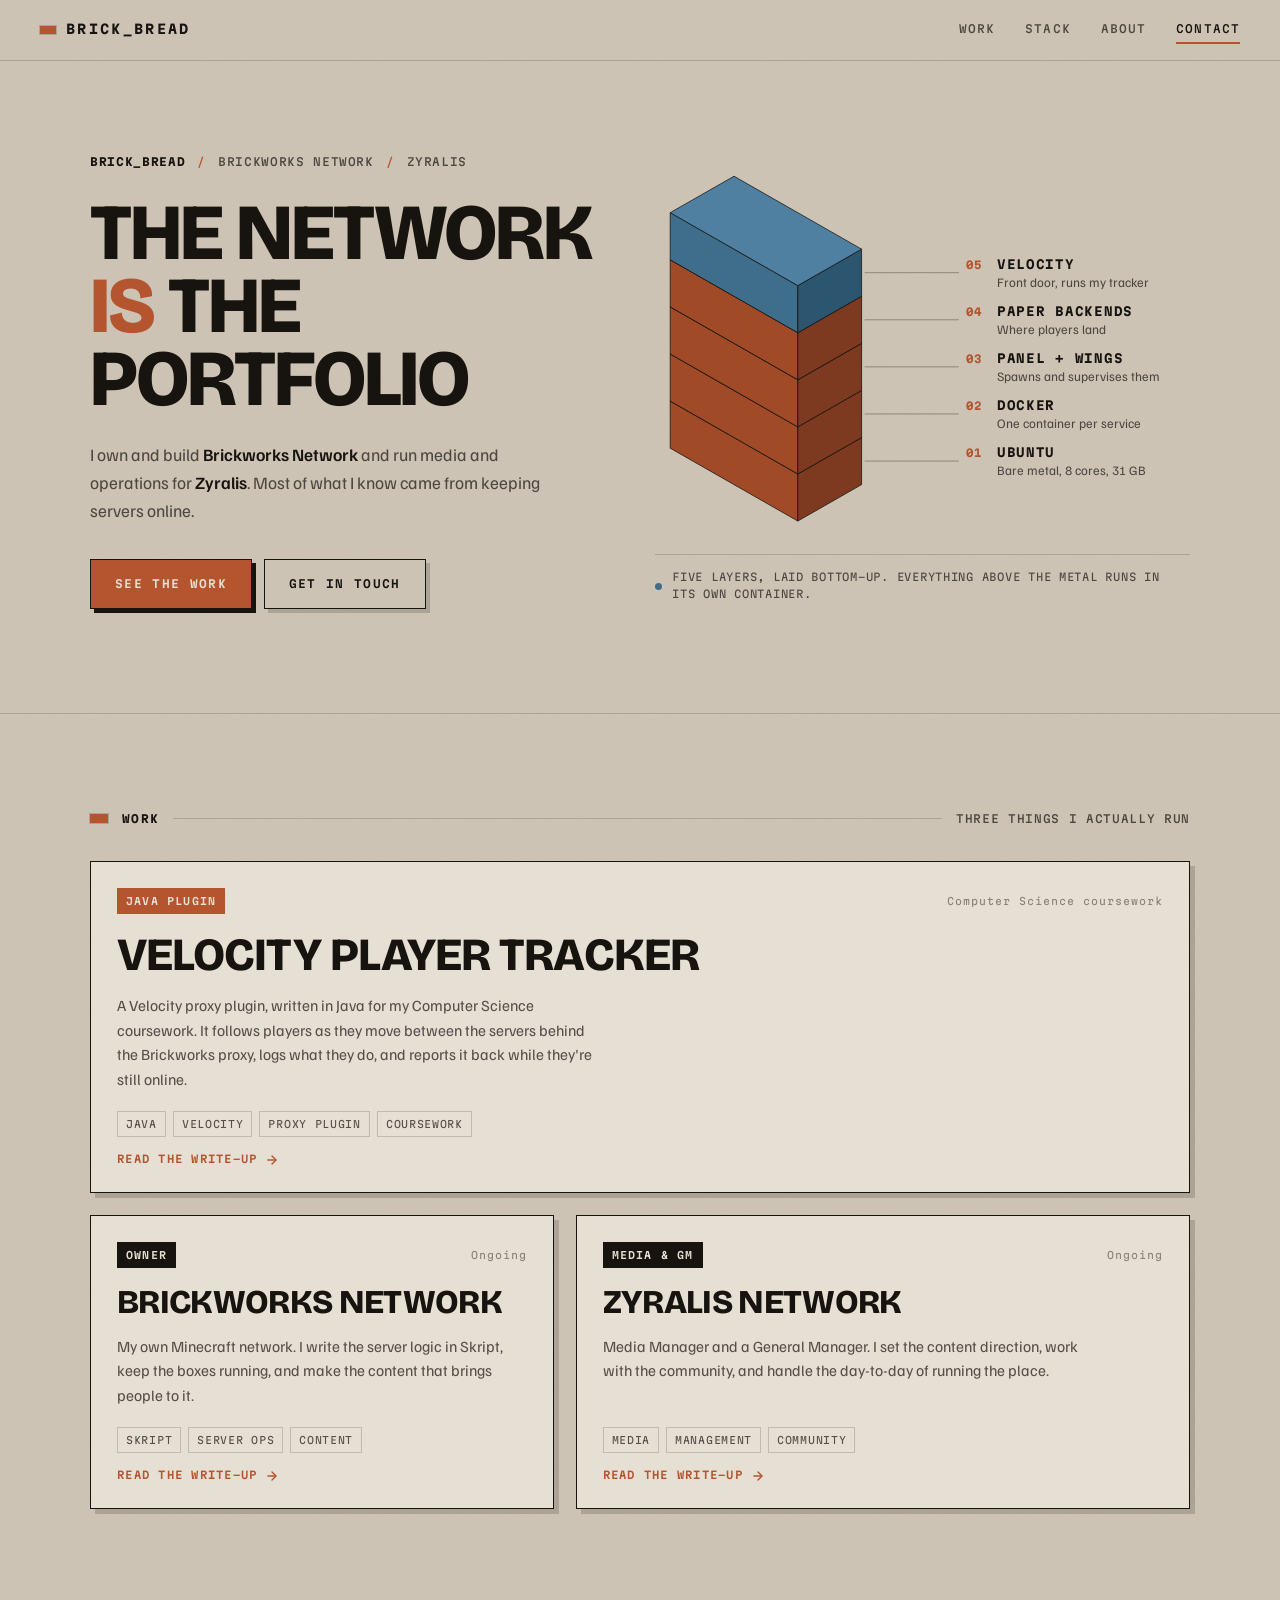
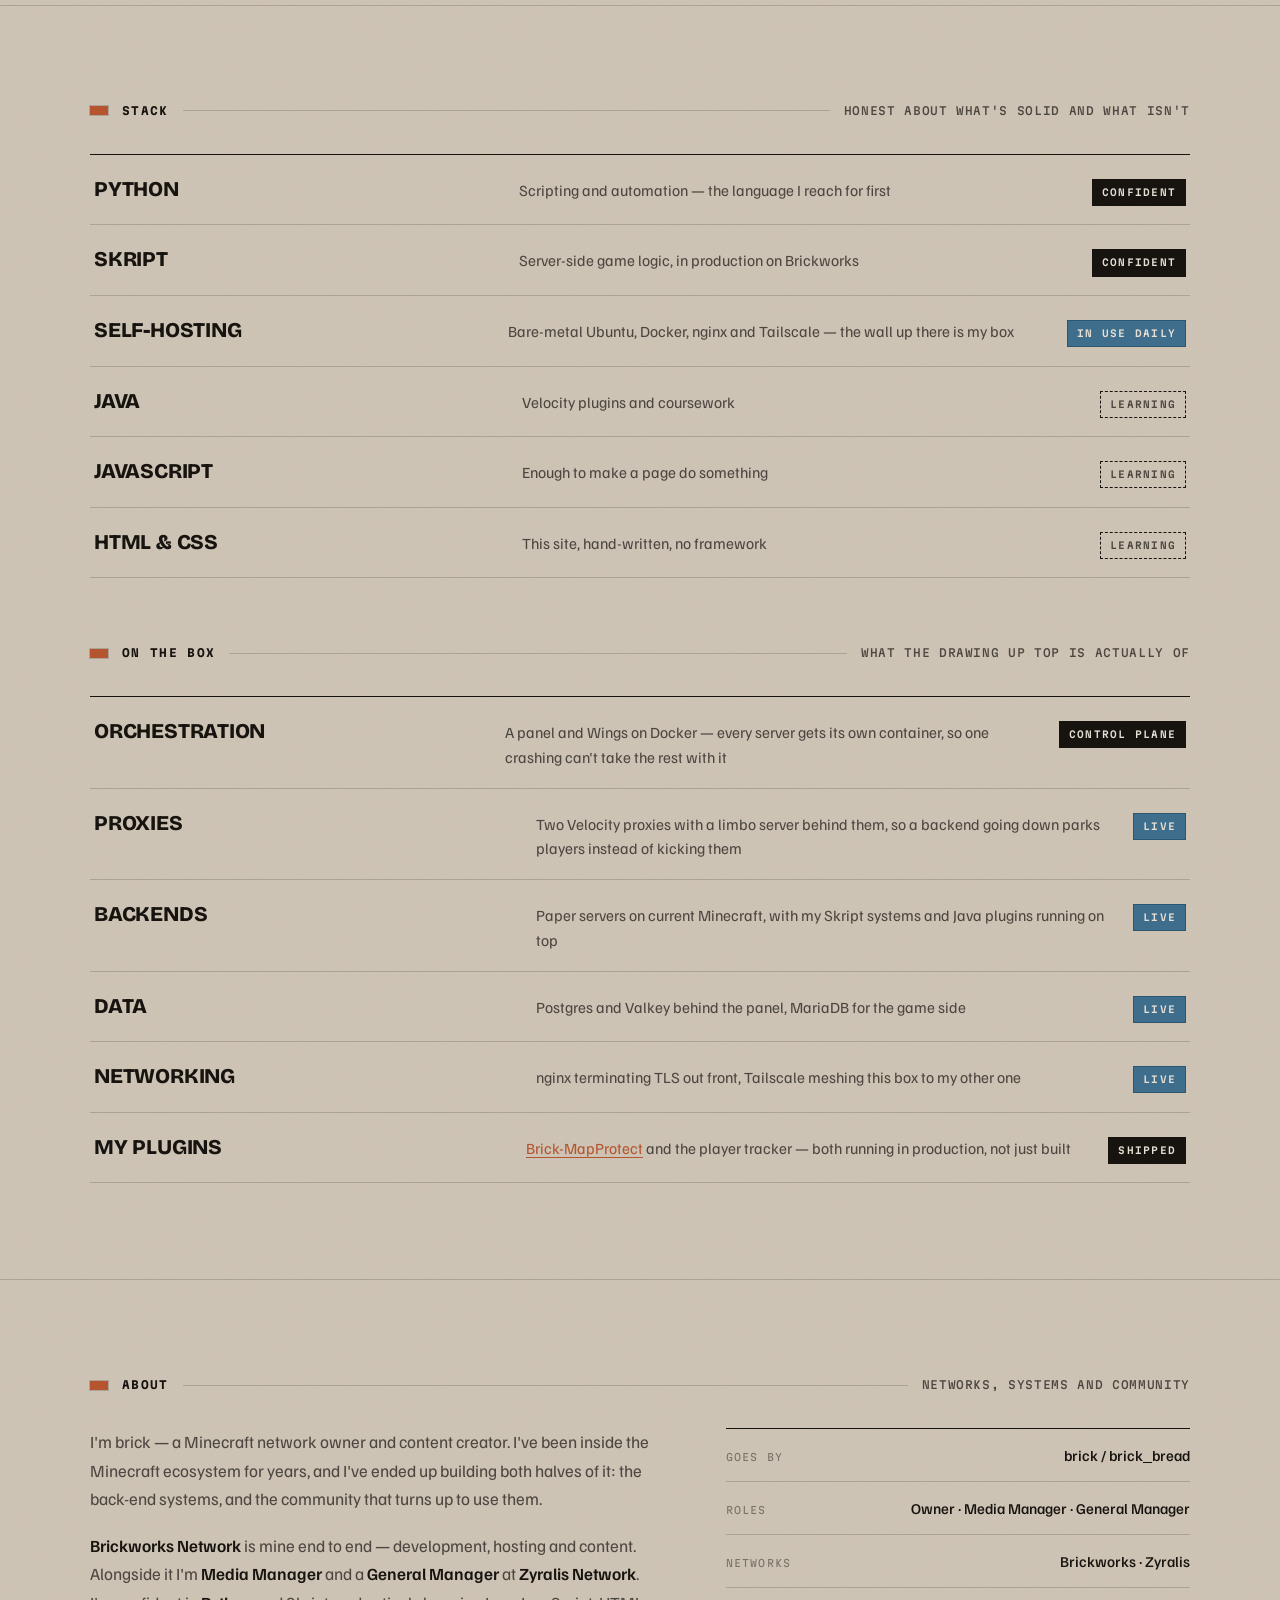
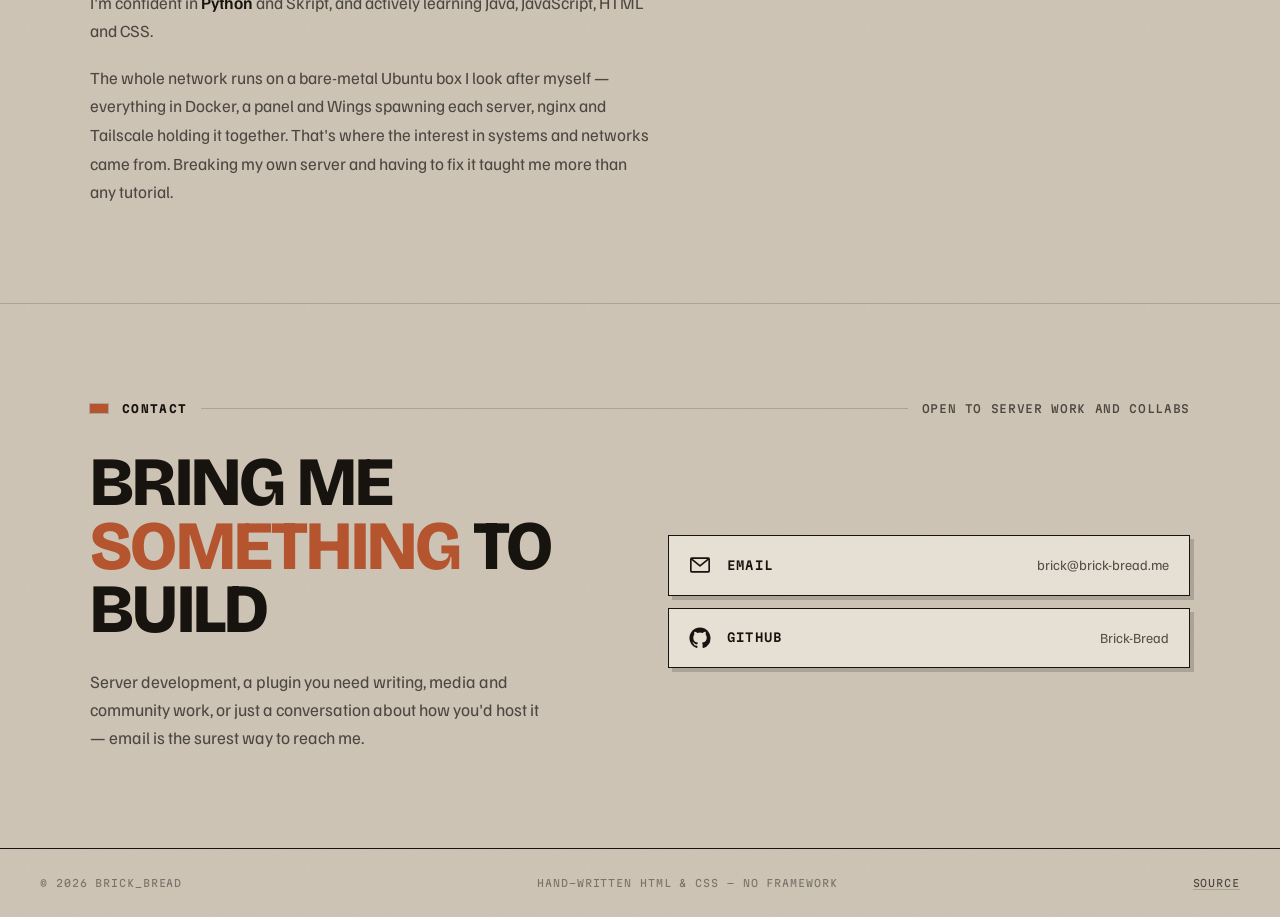
<file: index.html>
<!DOCTYPE html>
<html lang="en-GB">
<head>
<meta charset="utf-8">
<meta name="viewport" content="width=device-width, initial-scale=1">
<title>brick_bread — Minecraft networks, built and kept online</title>
<meta name="description" content="brick_bread — owner and developer of Brickworks Network, media and operations at Zyralis.">
<meta name="theme-color" content="#cdc3b4">
<meta name="author" content="brick_bread">

<meta property="og:type" content="website">
<meta property="og:title" content="brick_bread — Minecraft networks, built and kept online">
<meta property="og:description" content="Owner and developer of Brickworks Network, media and operations at Zyralis.">
<meta name="twitter:card" content="summary">

<link rel="icon" href="assets/favicon.svg" type="image/svg+xml">
<link rel="preconnect" href="https://fonts.googleapis.com">
<link rel="preconnect" href="https://fonts.gstatic.com" crossorigin>
<link href="https://fonts.googleapis.com/css2?family=Bricolage+Grotesque:opsz,wght@12..96,400;12..96,700;12..96,800&family=Familjen+Grotesk:wght@400;500;600&family=Martian+Mono:wght@400;500;600;700&display=swap" rel="stylesheet">
<link rel="stylesheet" href="styles.css">
</head>
<body>

<a class="bb-skip" href="#main">Skip to content</a>

<!-- ============================ NAV ============================ -->
<header class="bb-nav">
  <a class="bb-wordmark" href="#top">brick_bread</a>
  <nav class="bb-navlinks" aria-label="Sections">
    <a class="bb-navlink" href="#work">Work</a>
    <a class="bb-navlink" href="#stack">Stack</a>
    <a class="bb-navlink" href="#about">About</a>
    <a class="bb-navlink" href="#contact">Contact</a>
  </nav>
  <button class="bb-burger" id="bb-burger" aria-label="Open menu" aria-expanded="false" aria-controls="bb-sheet">
    <svg width="20" height="20" viewBox="0 0 24 24" fill="none" stroke="currentColor" stroke-width="2" aria-hidden="true"><path d="M3 6h18M3 12h18M3 18h18"/></svg>
  </button>
</header>

<div id="bb-sheet">
  <a href="#work">Work</a>
  <a href="#stack">Stack</a>
  <a href="#about">About</a>
  <a href="#contact">Contact</a>
</div>

<main id="main">
<span id="top"></span>

<!-- ============================ HERO ============================ -->
<div class="bb-wrap">
  <section class="bb-hero">
    <div>
      <p class="bb-hero-kicker bb-mono">
        <b>brick_bread</b> <span aria-hidden="true">/</span> Brickworks Network <span aria-hidden="true">/</span> Zyralis
      </p>
      <h1 class="bb-display">The network <em>is</em> the portfolio</h1>
      <p class="bb-lede">
        I own and build <strong>Brickworks Network</strong> and run media and operations
        for <strong>Zyralis</strong>. Most of what I know came from keeping servers online.
      </p>
      <div class="bb-actions">
        <a class="bb-btn bb-btn-solid" href="#work">See the work</a>
        <a class="bb-btn bb-btn-ghost" href="#contact">Get in touch</a>
      </div>
    </div>

    <!-- ---- SIGNATURE: annotated axonometric of the things I run ---- -->
    <figure class="bb-stack-fig">
      <svg class="bb-stack" viewBox="-104 -272 704 498" role="img"
           aria-label="An axonometric drawing of a five-course brick wall, labelled bottom to top: Ubuntu on bare metal, Docker, the panel and Wings control plane, Paper backends, and a Velocity proxy as the top course."
           xmlns="http://www.w3.org/2000/svg">

        <!-- course 01 — Ubuntu -->
        <g transform="translate(0,0)">
          <g class="bb-brick bb-brick-1">
            <g class="bb-brick-body">
              <path class="bb-face bb-face-left"  d="M-84 48 L84 144 L84 206 L-84 110 Z"/>
              <path class="bb-face bb-face-right" d="M168 96 L84 144 L84 206 L168 158 Z"/>
              <path class="bb-face bb-face-top"   d="M0 0 L168 96 L84 144 L-84 48 Z"/>
            </g>
            <path class="bb-leader" d="M172 127 H296"/>
            <g class="bb-anno">
              <text class="bb-anno-num"  x="306" y="122">01</text>
              <text class="bb-anno-name" x="346" y="122">UBUNTU</text>
              <text class="bb-anno-sub"  x="346" y="146">Bare metal, 8 cores, 31 GB</text>
            </g>
          </g>
        </g>

        <!-- course 02 — Docker -->
        <g transform="translate(0,-62)">
          <g class="bb-brick bb-brick-2">
            <g class="bb-brick-body">
              <path class="bb-face bb-face-left"  d="M-84 48 L84 144 L84 206 L-84 110 Z"/>
              <path class="bb-face bb-face-right" d="M168 96 L84 144 L84 206 L168 158 Z"/>
              <path class="bb-face bb-face-top"   d="M0 0 L168 96 L84 144 L-84 48 Z"/>
            </g>
            <path class="bb-leader" d="M172 127 H296"/>
            <g class="bb-anno">
              <text class="bb-anno-num"  x="306" y="122">02</text>
              <text class="bb-anno-name" x="346" y="122">DOCKER</text>
              <text class="bb-anno-sub"  x="346" y="146">One container per service</text>
            </g>
          </g>
        </g>

        <!-- course 03 — panel + wings control plane -->
        <g transform="translate(0,-124)">
          <g class="bb-brick bb-brick-3">
            <g class="bb-brick-body">
              <path class="bb-face bb-face-left"  d="M-84 48 L84 144 L84 206 L-84 110 Z"/>
              <path class="bb-face bb-face-right" d="M168 96 L84 144 L84 206 L168 158 Z"/>
              <path class="bb-face bb-face-top"   d="M0 0 L168 96 L84 144 L-84 48 Z"/>
            </g>
            <path class="bb-leader" d="M172 127 H296"/>
            <g class="bb-anno">
              <text class="bb-anno-num"  x="306" y="122">03</text>
              <text class="bb-anno-name" x="346" y="122">PANEL + WINGS</text>
              <text class="bb-anno-sub"  x="346" y="146">Spawns and supervises them</text>
            </g>
          </g>
        </g>

        <!-- course 04 — Paper backends -->
        <g transform="translate(0,-186)">
          <g class="bb-brick bb-brick-4">
            <g class="bb-brick-body">
              <path class="bb-face bb-face-left"  d="M-84 48 L84 144 L84 206 L-84 110 Z"/>
              <path class="bb-face bb-face-right" d="M168 96 L84 144 L84 206 L168 158 Z"/>
              <path class="bb-face bb-face-top"   d="M0 0 L168 96 L84 144 L-84 48 Z"/>
            </g>
            <path class="bb-leader" d="M172 127 H296"/>
            <g class="bb-anno">
              <text class="bb-anno-num"  x="306" y="122">04</text>
              <text class="bb-anno-name" x="346" y="122">PAPER BACKENDS</text>
              <text class="bb-anno-sub"  x="346" y="146">Where players land</text>
            </g>
          </g>
        </g>

        <!-- course 05 — Velocity proxy (different material: not a game server) -->
        <g transform="translate(0,-248)">
          <g class="bb-brick bb-brick-5 bb-brick-proxy">
            <g class="bb-brick-body">
              <path class="bb-face bb-face-left"  d="M-84 48 L84 144 L84 206 L-84 110 Z"/>
              <path class="bb-face bb-face-right" d="M168 96 L84 144 L84 206 L168 158 Z"/>
              <path class="bb-face bb-face-top"   d="M0 0 L168 96 L84 144 L-84 48 Z"/>
            </g>
            <path class="bb-leader" d="M172 127 H296"/>
            <g class="bb-anno">
              <text class="bb-anno-num"  x="306" y="122">05</text>
              <text class="bb-anno-name" x="346" y="122">VELOCITY</text>
              <text class="bb-anno-sub"  x="346" y="146">Front door, runs my tracker</text>
            </g>
          </g>
        </g>
      </svg>

      <!-- annotations again, for narrow screens where the callouts don't fit -->
      <ul class="bb-stack-list">
        <li><i>05</i><b>Velocity</b><span>Front door, runs my tracker</span></li>
        <li><i>04</i><b>Paper backends</b><span>Where players land</span></li>
        <li><i>03</i><b>Panel + Wings</b><span>Spawns and supervises them</span></li>
        <li><i>02</i><b>Docker</b><span>One container per service</span></li>
        <li><i>01</i><b>Ubuntu</b><span>Bare metal, 8 cores, 31 GB</span></li>
      </ul>

      <figcaption class="bb-stack-note">
        <span class="bb-dot" aria-hidden="true"></span>
        Five layers, laid bottom-up. Everything above the metal runs in its own container.
      </figcaption>
    </figure>
  </section>
</div>

<hr class="bb-joint">

<!-- ============================ WORK ============================ -->
<div class="bb-wrap">
  <section class="bb-section" id="work">
    <p class="bb-eyebrow bb-mono">
      <span class="bb-eyebrow-name">Work</span>
      <span class="bb-eyebrow-rule" aria-hidden="true"></span>
      <span class="bb-eyebrow-meta">Three things I actually run</span>
    </p>

    <div class="bb-bond">
      <!-- course one: one long brick -->
      <div class="bb-course bb-course-single bb-rise">
        <a class="bb-card bb-card-lead" href="projects/#tracker">
          <div class="bb-card-top">
            <span class="bb-role bb-role-clay">Java plugin</span>
            <span class="bb-card-meta">Computer Science coursework</span>
          </div>
          <h3>Velocity Player Tracker</h3>
          <p>
            A Velocity proxy plugin, written in Java for my Computer Science
            coursework. It follows players as they move between the servers behind the
            Brickworks proxy, logs what they do, and reports it back while they're still online.
          </p>
          <div class="bb-tags">
            <span class="bb-tag">Java</span>
            <span class="bb-tag">Velocity</span>
            <span class="bb-tag">Proxy plugin</span>
            <span class="bb-tag">Coursework</span>
          </div>
          <span class="bb-card-cta">Read the write-up
            <svg width="14" height="14" viewBox="0 0 24 24" fill="none" stroke="currentColor" stroke-width="2.4" stroke-linecap="round" stroke-linejoin="round" aria-hidden="true"><path d="M5 12h13"/><path d="M12 5l7 7-7 7"/></svg>
          </span>
        </a>
      </div>

      <!-- course two: joint sits off-centre so it never lines up with the course above -->
      <div class="bb-course bb-course-bond bb-rise">
        <a class="bb-card" href="projects/#brickworks">
          <div class="bb-card-top">
            <span class="bb-role">Owner</span>
            <span class="bb-card-meta">Ongoing</span>
          </div>
          <h3>Brickworks Network</h3>
          <p>
            My own Minecraft network. I write the server logic in Skript, keep the boxes
            running, and make the content that brings people to it.
          </p>
          <div class="bb-tags">
            <span class="bb-tag">Skript</span>
            <span class="bb-tag">Server ops</span>
            <span class="bb-tag">Content</span>
          </div>
          <span class="bb-card-cta">Read the write-up
            <svg width="14" height="14" viewBox="0 0 24 24" fill="none" stroke="currentColor" stroke-width="2.4" stroke-linecap="round" stroke-linejoin="round" aria-hidden="true"><path d="M5 12h13"/><path d="M12 5l7 7-7 7"/></svg>
          </span>
        </a>

        <a class="bb-card" href="projects/#zyralis">
          <div class="bb-card-top">
            <span class="bb-role">Media &amp; GM</span>
            <span class="bb-card-meta">Ongoing</span>
          </div>
          <h3>Zyralis Network</h3>
          <p>
            Media Manager and a General Manager. I set the content direction, work with
            the community, and handle the day-to-day of running the place.
          </p>
          <div class="bb-tags">
            <span class="bb-tag">Media</span>
            <span class="bb-tag">Management</span>
            <span class="bb-tag">Community</span>
          </div>
          <span class="bb-card-cta">Read the write-up
            <svg width="14" height="14" viewBox="0 0 24 24" fill="none" stroke="currentColor" stroke-width="2.4" stroke-linecap="round" stroke-linejoin="round" aria-hidden="true"><path d="M5 12h13"/><path d="M12 5l7 7-7 7"/></svg>
          </span>
        </a>
      </div>
    </div>
  </section>
</div>

<hr class="bb-joint">

<!-- ============================ STACK ============================ -->
<div class="bb-wrap">
  <section class="bb-section" id="stack">
    <p class="bb-eyebrow bb-mono">
      <span class="bb-eyebrow-name">Stack</span>
      <span class="bb-eyebrow-rule" aria-hidden="true"></span>
      <span class="bb-eyebrow-meta">Honest about what's solid and what isn't</span>
    </p>

    <div class="bb-manifest bb-rise">
      <div class="bb-row">
        <span class="bb-row-name">Python</span>
        <span class="bb-row-what">Scripting and automation — the language I reach for first</span>
        <span class="bb-state bb-state-solid">Confident</span>
      </div>
      <div class="bb-row">
        <span class="bb-row-name">Skript</span>
        <span class="bb-row-what">Server-side game logic, in production on Brickworks</span>
        <span class="bb-state bb-state-solid">Confident</span>
      </div>
      <div class="bb-row">
        <span class="bb-row-name">Self-hosting</span>
        <span class="bb-row-what">Bare-metal Ubuntu, Docker, nginx and Tailscale — the wall up there is my box</span>
        <span class="bb-state bb-state-live">In use daily</span>
      </div>
      <div class="bb-row">
        <span class="bb-row-name">Java</span>
        <span class="bb-row-what">Velocity plugins and coursework</span>
        <span class="bb-state bb-state-learn">Learning</span>
      </div>
      <div class="bb-row">
        <span class="bb-row-name">JavaScript</span>
        <span class="bb-row-what">Enough to make a page do something</span>
        <span class="bb-state bb-state-learn">Learning</span>
      </div>
      <div class="bb-row">
        <span class="bb-row-name">HTML &amp; CSS</span>
        <span class="bb-row-what">This site, hand-written, no framework</span>
        <span class="bb-state bb-state-learn">Learning</span>
      </div>
    </div>

    <p class="bb-eyebrow bb-eyebrow-next bb-mono">
      <span class="bb-eyebrow-name">On the box</span>
      <span class="bb-eyebrow-rule" aria-hidden="true"></span>
      <span class="bb-eyebrow-meta">What the drawing up top is actually of</span>
    </p>

    <div class="bb-manifest bb-rise">
      <div class="bb-row">
        <span class="bb-row-name">Orchestration</span>
        <span class="bb-row-what">A panel and Wings on Docker — every server gets its own container, so one crashing can't take the rest with it</span>
        <span class="bb-state bb-state-solid">Control plane</span>
      </div>
      <div class="bb-row">
        <span class="bb-row-name">Proxies</span>
        <span class="bb-row-what">Two Velocity proxies with a limbo server behind them, so a backend going down parks players instead of kicking them</span>
        <span class="bb-state bb-state-live">Live</span>
      </div>
      <div class="bb-row">
        <span class="bb-row-name">Backends</span>
        <span class="bb-row-what">Paper servers on current Minecraft, with my Skript systems and Java plugins running on top</span>
        <span class="bb-state bb-state-live">Live</span>
      </div>
      <div class="bb-row">
        <span class="bb-row-name">Data</span>
        <span class="bb-row-what">Postgres and Valkey behind the panel, MariaDB for the game side</span>
        <span class="bb-state bb-state-live">Live</span>
      </div>
      <div class="bb-row">
        <span class="bb-row-name">Networking</span>
        <span class="bb-row-what">nginx terminating TLS out front, Tailscale meshing this box to my other one</span>
        <span class="bb-state bb-state-live">Live</span>
      </div>
      <div class="bb-row">
        <span class="bb-row-name">My plugins</span>
        <span class="bb-row-what"><a class="bb-inline" href="https://github.com/Brick-Bread/Brick-MapProtect">Brick-MapProtect</a> and the player tracker — both running in production, not just built</span>
        <span class="bb-state bb-state-solid">Shipped</span>
      </div>
    </div>
  </section>
</div>

<hr class="bb-joint">

<!-- ============================ ABOUT ============================ -->
<div class="bb-wrap">
  <section class="bb-section" id="about">
    <p class="bb-eyebrow bb-mono">
      <span class="bb-eyebrow-name">About</span>
      <span class="bb-eyebrow-rule" aria-hidden="true"></span>
      <span class="bb-eyebrow-meta">Networks, systems and community</span>
    </p>

    <div class="bb-about bb-rise">
      <div class="bb-prose">
        <p>
          I'm brick — a Minecraft network owner and content creator.
          I've been inside the Minecraft ecosystem for years, and I've ended up
          building both halves of it: the back-end systems, and the community that turns
          up to use them.
        </p>
        <p>
          <strong>Brickworks Network</strong> is mine end to end — development, hosting
          and content. Alongside it I'm <strong>Media Manager</strong> and a
          <strong>General Manager</strong> at <strong>Zyralis Network</strong>. I'm
          confident in <strong>Python</strong> and Skript, and actively learning Java,
          JavaScript, HTML and CSS.
        </p>
        <p>
          The whole network runs on a bare-metal Ubuntu box I look after myself —
          everything in Docker, a panel and Wings spawning each server, nginx and
          Tailscale holding it together. That's where the interest in systems and
          networks came from. Breaking my own server and having to fix it taught me
          more than any tutorial.
        </p>
      </div>

      <dl class="bb-spec">
        <div><dt>Goes by</dt><dd>brick / brick_bread</dd></div>
        <div><dt>Roles</dt><dd>Owner · Media Manager · General Manager</dd></div>
        <div><dt>Networks</dt><dd>Brickworks · Zyralis</dd></div>
      </dl>
    </div>
  </section>
</div>

<hr class="bb-joint">

<!-- ============================ CONTACT ============================ -->
<div class="bb-wrap">
  <section class="bb-section" id="contact">
    <p class="bb-eyebrow bb-mono">
      <span class="bb-eyebrow-name">Contact</span>
      <span class="bb-eyebrow-rule" aria-hidden="true"></span>
      <span class="bb-eyebrow-meta">Open to server work and collabs</span>
    </p>

    <div class="bb-contact bb-rise">
      <div>
        <h2 class="bb-display">Bring me <em>something</em> to build</h2>
        <p class="bb-lede">
          Server development, a plugin you need writing, media and community work, or
          just a conversation about how you'd host it — email is the surest way to reach me.
        </p>
      </div>

      <div class="bb-links">
        <a class="bb-link-row" href="mailto:brick@brick-bread.me">
          <svg width="22" height="22" viewBox="0 0 24 24" fill="none" stroke="currentColor" stroke-width="1.8" stroke-linejoin="round" aria-hidden="true"><rect x="2" y="4.5" width="20" height="15" rx="1"/><path d="M2.6 5.4 12 13l9.4-7.6"/></svg>
          <span class="bb-link-label">Email</span>
          <span class="bb-link-sub">brick@brick-bread.me</span>
        </a>
        <a class="bb-link-row" href="https://github.com/Brick-Bread" rel="me noopener">
          <svg width="22" height="22" viewBox="0 0 24 24" fill="currentColor" aria-hidden="true"><path d="M12 .5C5.73.5.5 5.73.5 12c0 5.08 3.29 9.39 7.86 10.91.58.1.79-.25.79-.55v-1.93c-3.2.7-3.88-1.54-3.88-1.54-.52-1.33-1.28-1.68-1.28-1.68-1.05-.72.08-.7.08-.7 1.16.08 1.77 1.19 1.77 1.19 1.03 1.77 2.7 1.26 3.36.96.1-.75.4-1.26.73-1.55-2.55-.29-5.24-1.28-5.24-5.7 0-1.26.45-2.29 1.19-3.1-.12-.29-.52-1.46.11-3.05 0 0 .96-.31 3.15 1.18a10.9 10.9 0 0 1 5.74 0c2.18-1.49 3.14-1.18 3.14-1.18.63 1.59.23 2.76.12 3.05.74.81 1.18 1.84 1.18 3.1 0 4.43-2.69 5.4-5.25 5.69.41.36.78 1.07.78 2.16v3.2c0 .31.2.66.8.55A11.5 11.5 0 0 0 23.5 12C23.5 5.73 18.27.5 12 .5Z"/></svg>
          <span class="bb-link-label">GitHub</span>
          <span class="bb-link-sub">Brick-Bread</span>
        </a>
      </div>
    </div>
  </section>
</div>
</main>

<footer class="bb-foot">
  <span>© 2026 brick_bread</span>
  <span>Hand-written HTML &amp; CSS — no framework</span>
  <span><a href="https://github.com/Brick-Bread/Brick-Bread.github.io">Source</a></span>
</footer>

<script src="script.js" defer></script>
</body>
</html>
</file>
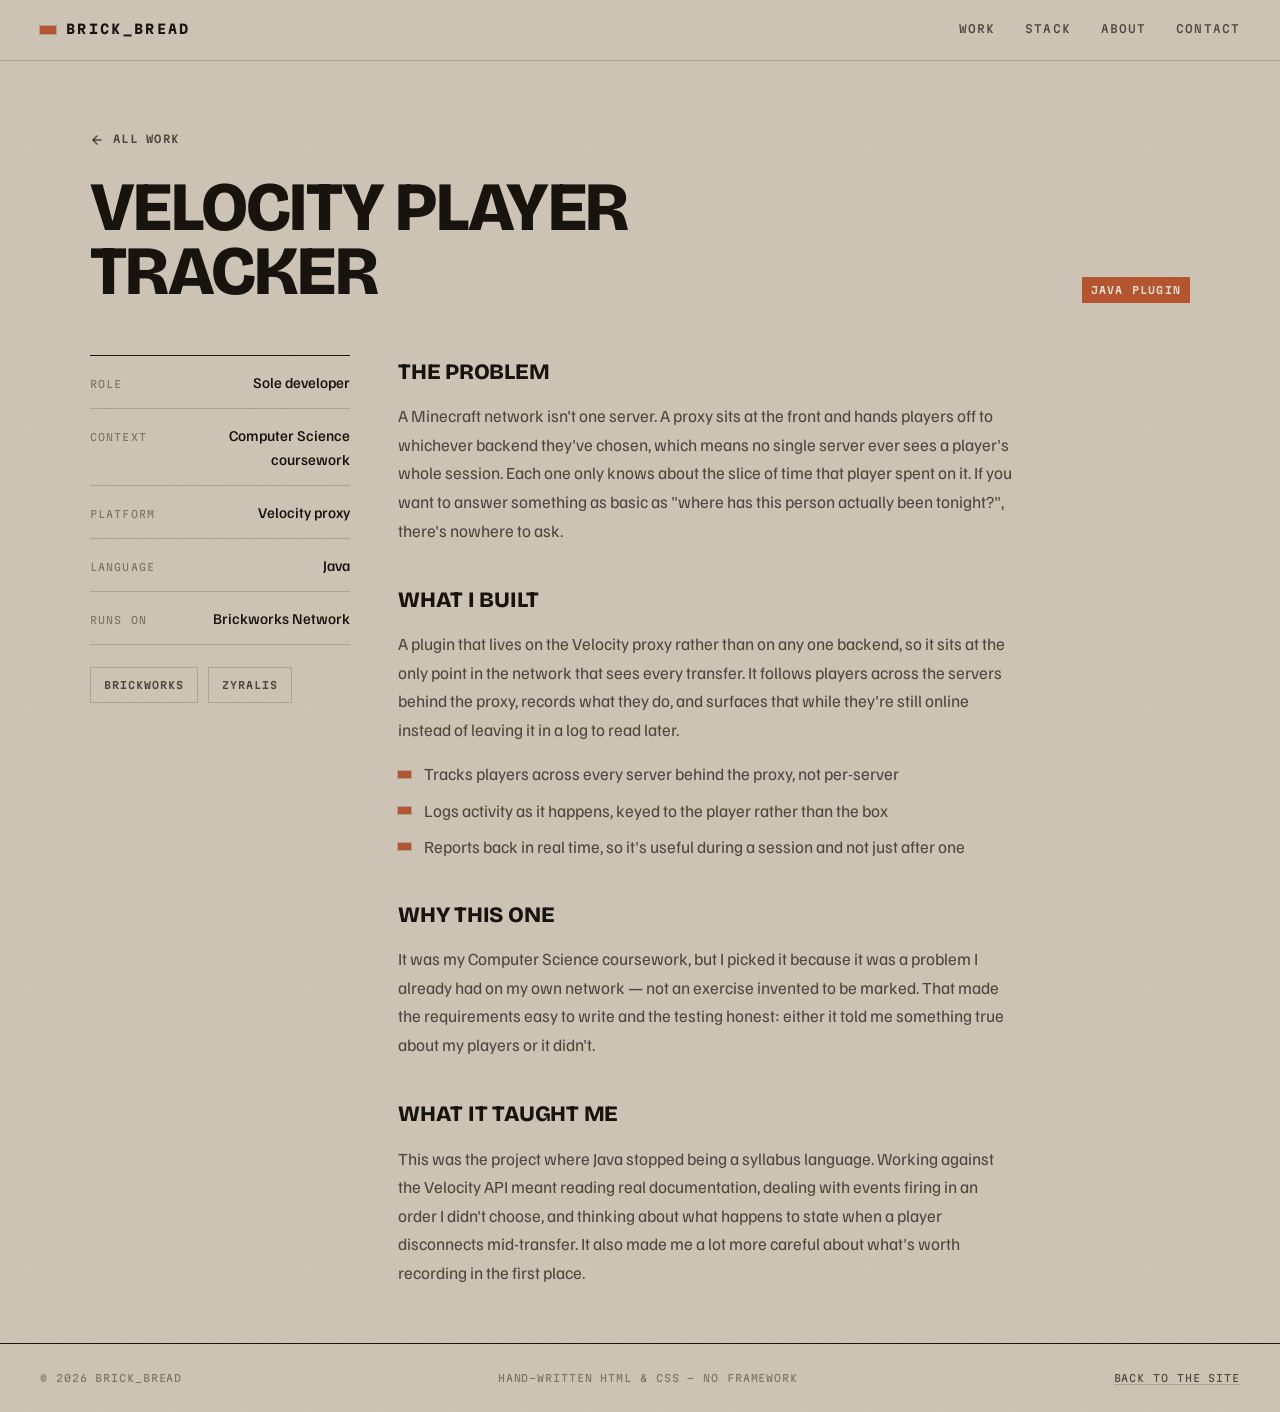
<file: projects/index.html>
<!DOCTYPE html>
<html lang="en-GB">
<head>
<meta charset="utf-8">
<meta name="viewport" content="width=device-width, initial-scale=1">
<title>Write-ups — brick_bread</title>
<meta name="description" content="Longer write-ups on the Velocity Player Tracker, Brickworks Network and Zyralis Network.">
<meta name="theme-color" content="#cdc3b4">
<link rel="icon" href="../assets/favicon.svg" type="image/svg+xml">
<link rel="preconnect" href="https://fonts.googleapis.com">
<link rel="preconnect" href="https://fonts.gstatic.com" crossorigin>
<link href="https://fonts.googleapis.com/css2?family=Bricolage+Grotesque:opsz,wght@12..96,400;12..96,700;12..96,800&family=Familjen+Grotesk:wght@400;500;600&family=Martian+Mono:wght@400;500;600;700&display=swap" rel="stylesheet">
<link rel="stylesheet" href="../styles.css">
</head>
<body>

<a class="bb-skip" href="#main">Skip to content</a>

<header class="bb-nav">
  <a class="bb-wordmark" href="../">brick_bread</a>
  <nav class="bb-navlinks" aria-label="Sections">
    <a class="bb-navlink" href="../#work">Work</a>
    <a class="bb-navlink" href="../#stack">Stack</a>
    <a class="bb-navlink" href="../#about">About</a>
    <a class="bb-navlink" href="../#contact">Contact</a>
  </nav>
  <button class="bb-burger" id="bb-burger" aria-label="Open menu" aria-expanded="false" aria-controls="bb-sheet">
    <svg width="20" height="20" viewBox="0 0 24 24" fill="none" stroke="currentColor" stroke-width="2" aria-hidden="true"><path d="M3 6h18M3 12h18M3 18h18"/></svg>
  </button>
</header>

<div id="bb-sheet">
  <a href="../#work">Work</a>
  <a href="../#stack">Stack</a>
  <a href="../#about">About</a>
  <a href="../#contact">Contact</a>
</div>

<main id="main" class="bb-wrap">

<!-- ==================== VELOCITY PLAYER TRACKER ==================== -->
<article class="bb-case" id="tracker">
  <a class="bb-back" href="../#work">
    <svg width="14" height="14" viewBox="0 0 24 24" fill="none" stroke="currentColor" stroke-width="2.4" stroke-linecap="round" stroke-linejoin="round" aria-hidden="true"><path d="M19 12H6"/><path d="M12 19l-7-7 7-7"/></svg>
    All work
  </a>

  <div class="bb-case-head">
    <h1 class="bb-display">Velocity Player Tracker</h1>
    <span class="bb-role bb-role-clay">Java plugin</span>
  </div>

  <div class="bb-case-body">
    <aside class="bb-case-aside">
      <dl class="bb-spec">
        <div><dt>Role</dt><dd>Sole developer</dd></div>
        <div><dt>Context</dt><dd>Computer Science coursework</dd></div>
        <div><dt>Platform</dt><dd>Velocity proxy</dd></div>
        <div><dt>Language</dt><dd>Java</dd></div>
        <div><dt>Runs on</dt><dd>Brickworks Network</dd></div>
      </dl>
      <nav class="bb-case-switch" style="margin-top:22px;" aria-label="Other write-ups">
        <a href="#brickworks">Brickworks</a>
        <a href="#zyralis">Zyralis</a>
      </nav>
    </aside>

    <div class="bb-case-prose">
      <h2>The problem</h2>
      <p>
        A Minecraft network isn't one server. A proxy sits at the front and hands players
        off to whichever backend they've chosen, which means no single server ever sees a
        player's whole session. Each one only knows about the slice of time that player
        spent on it. If you want to answer something as basic as "where has this person
        actually been tonight?", there's nowhere to ask.
      </p>

      <h2>What I built</h2>
      <p>
        A plugin that lives on the Velocity proxy rather than on any one backend, so it
        sits at the only point in the network that sees every transfer. It follows players
        across the servers behind the proxy, records what they do, and surfaces that
        while they're still online instead of leaving it in a log to read later.
      </p>
      <ul>
        <li>Tracks players across every server behind the proxy, not per-server</li>
        <li>Logs activity as it happens, keyed to the player rather than the box</li>
        <li>Reports back in real time, so it's useful during a session and not just after one</li>
      </ul>

      <h2>Why this one</h2>
      <p>
        It was my Computer Science coursework, but I picked it because it was a
        problem I already had on my own network — not an exercise invented to be marked.
        That made the requirements easy to write and the testing honest: either it told
        me something true about my players or it didn't.
      </p>

      <h2>What it taught me</h2>
      <p>
        This was the project where Java stopped being a syllabus language. Working against
        the Velocity API meant reading real documentation, dealing with events firing in an
        order I didn't choose, and thinking about what happens to state when a player
        disconnects mid-transfer. It also made me a lot more careful about what's worth
        recording in the first place.
      </p>
    </div>
  </div>
</article>

<!-- ==================== BRICKWORKS NETWORK ==================== -->
<article class="bb-case" id="brickworks">
  <a class="bb-back" href="../#work">
    <svg width="14" height="14" viewBox="0 0 24 24" fill="none" stroke="currentColor" stroke-width="2.4" stroke-linecap="round" stroke-linejoin="round" aria-hidden="true"><path d="M19 12H6"/><path d="M12 19l-7-7 7-7"/></svg>
    All work
  </a>

  <div class="bb-case-head">
    <h1 class="bb-display">Brickworks Network</h1>
    <span class="bb-role">Owner</span>
  </div>

  <div class="bb-case-body">
    <aside class="bb-case-aside">
      <dl class="bb-spec">
        <div><dt>Role</dt><dd>Owner &amp; developer</dd></div>
        <div><dt>Status</dt><dd>Ongoing</dd></div>
        <div><dt>Logic</dt><dd>Skript</dd></div>
        <div><dt>Front door</dt><dd>Velocity proxy</dd></div>
        <div><dt>I handle</dt><dd>Dev · hosting · content</dd></div>
      </dl>
      <nav class="bb-case-switch" style="margin-top:22px;" aria-label="Other write-ups">
        <a href="#tracker">Player Tracker</a>
        <a href="#zyralis">Zyralis</a>
      </nav>
    </aside>

    <div class="bb-case-prose">
      <h2>What it is</h2>
      <p>
        My own Minecraft network — the thing every other item on this site connects back
        to. There's no team to hand parts of it to, so I do all of it: the server logic,
        the hosting, and the content that gives anyone a reason to join in the first place.
      </p>

      <h2>Building it</h2>
      <p>
        The gameplay systems are written in Skript, which is where most of my server-side
        logic lives. A Velocity proxy sits in front as the front door, and everything runs
        on infrastructure I look after myself rather than a panel someone else controls.
      </p>
      <ul>
        <li>Custom server systems written and maintained in Skript</li>
        <li>Hosting, updates and uptime — including the parts that break at inconvenient times</li>
        <li>Content and media made around the network, not bolted on afterwards</li>
      </ul>

      <h2>Running it</h2>
      <p>
        Owning a network is mostly the unglamorous half: working out why something died,
        deciding whether a feature is worth the maintenance it will cost, and keeping
        players informed when it's down. Doing development and community at the same time
        means I feel the consequences of my own technical decisions quite quickly.
      </p>

      <h2>What it taught me</h2>
      <p>
        Almost everything I know about systems came from here. Self-hosting Brickworks is
        what pushed me into Linux, Docker and networking properly, and it's the reason I
        write code with "what happens when this fails at 2am" in mind.
      </p>
    </div>
  </div>
</article>

<!-- ==================== ZYRALIS NETWORK ==================== -->
<article class="bb-case" id="zyralis">
  <a class="bb-back" href="../#work">
    <svg width="14" height="14" viewBox="0 0 24 24" fill="none" stroke="currentColor" stroke-width="2.4" stroke-linecap="round" stroke-linejoin="round" aria-hidden="true"><path d="M19 12H6"/><path d="M12 19l-7-7 7-7"/></svg>
    All work
  </a>

  <div class="bb-case-head">
    <h1 class="bb-display">Zyralis Network</h1>
    <span class="bb-role">Media &amp; GM</span>
  </div>

  <div class="bb-case-body">
    <aside class="bb-case-aside">
      <dl class="bb-spec">
        <div><dt>Role</dt><dd>Media Manager</dd></div>
        <div><dt>Also</dt><dd>General Manager</dd></div>
        <div><dt>Status</dt><dd>Ongoing</dd></div>
        <div><dt>Focus</dt><dd>Content · community · ops</dd></div>
      </dl>
      <nav class="bb-case-switch" style="margin-top:22px;" aria-label="Other write-ups">
        <a href="#tracker">Player Tracker</a>
        <a href="#brickworks">Brickworks</a>
      </nav>
    </aside>

    <div class="bb-case-prose">
      <h2>The role</h2>
      <p>
        I'm Media Manager and one of the General Managers at Zyralis. The media half is
        content direction — deciding what gets made, how the network presents itself, and
        keeping that consistent. The GM half is the day-to-day of actually running a
        network with other people in it.
      </p>

      <h2>What I do</h2>
      <ul>
        <li>Set and hold the content direction across the network's media</li>
        <li>Work with the community directly, rather than through announcements only</li>
        <li>Handle day-to-day operations and the decisions that can't wait for a meeting</li>
      </ul>

      <h2>Why it's different to Brickworks</h2>
      <p>
        On Brickworks I answer to myself. At Zyralis I'm working inside someone else's
        network with a team, which means writing things down, agreeing on direction before
        acting, and handing work over cleanly. It's been the more useful of the two for
        learning how to work with people instead of just around them.
      </p>

      <h2>What it taught me</h2>
      <p>
        That the community side isn't separate from the technical side. A feature nobody
        understands might as well not exist, and an outage handled well costs you less
        than a quiet one handled badly.
      </p>
    </div>
  </div>
</article>

</main>

<footer class="bb-foot">
  <span>© 2026 brick_bread</span>
  <span>Hand-written HTML &amp; CSS — no framework</span>
  <span><a href="../">Back to the site</a></span>
</footer>

<script src="../script.js" defer></script>
</body>
</html>
</file>
<file: styles.css>
/* ==========================================================================
   brick_bread — personal site
   Direction: "node graph in fired clay". The page is the network, drawn.
   Ground is mortar-grey stock; the accent is a structural material, not trim.
   ========================================================================== */

:root {
  /* --- material palette --- */
  --kiln:    #17130f;   /* fired-black ink */
  --kiln-70: rgba(23, 19, 15, .70);
  --kiln-45: rgba(23, 19, 15, .45);
  --kiln-18: rgba(23, 19, 15, .18);
  --kiln-08: rgba(23, 19, 15, .08);

  --mortar:   #cdc3b4;  /* page ground — dusty mortar, not paper */
  --slip:     #e6dfd3;  /* raised / lit surface */
  --slip-hot: #ece6dc;  /* hover surface */

  --clay:      #b4552f; /* fired brick face — the primary accent */
  --clay-lit:  #c9663c; /* top face, light side */
  --clay-mid:  #a04a28; /* left face */
  --clay-dark: #7d3a20; /* right face, shadow side */

  --slate:      #3f6d8c; /* the cool layer: proxy, links, live state */
  --slate-lit:  #4f80a1;
  --slate-dark: #2c5570;

  /* --- type --- */
  --display: 'Bricolage Grotesque', 'Arial Black', sans-serif;
  --body:    'Familjen Grotesk', system-ui, sans-serif;
  --mono:    'Martian Mono', ui-monospace, monospace;

  /* --- measure --- */
  --gutter: 40px;
  --max: 1180px;
}

* { box-sizing: border-box; }

html {
  scroll-behavior: smooth;
  -webkit-text-size-adjust: 100%;
}

body {
  margin: 0;
  background: var(--mortar);
  color: var(--kiln);
  font-family: var(--body);
  font-size: 17px;
  line-height: 1.6;
  overflow-x: hidden;
  /* chipboard tooth: a fine grain over the whole ground */
  background-image: url("data:image/svg+xml,%3Csvg xmlns='http://www.w3.org/2000/svg' width='140' height='140'%3E%3Cfilter id='n'%3E%3CfeTurbulence type='fractalNoise' baseFrequency='.82' numOctaves='3'/%3E%3C/filter%3E%3Crect width='140' height='140' filter='url(%23n)' opacity='.055'/%3E%3C/svg%3E");
}

::selection { background: var(--clay); color: var(--slip); }

img, svg { max-width: 100%; }
a { color: inherit; }

:focus-visible {
  outline: 2px solid var(--clay);
  outline-offset: 3px;
}

.bb-skip {
  position: absolute;
  left: -9999px;
  top: 0;
  background: var(--kiln);
  color: var(--slip);
  font-family: var(--mono);
  font-size: 11px;
  letter-spacing: .1em;
  text-transform: uppercase;
  padding: 12px 18px;
  z-index: 200;
  text-decoration: none;
}
.bb-skip:focus { left: 12px; top: 12px; }

/* --------------------------------------------------------------------------
   Shared type roles
   -------------------------------------------------------------------------- */

.bb-display {
  font-family: var(--display);
  font-weight: 800;
  line-height: .92;
  letter-spacing: -.025em;
  text-transform: uppercase;
  margin: 0;
}

.bb-mono {
  font-family: var(--mono);
  font-size: 11px;
  font-weight: 500;
  letter-spacing: .06em;
  text-transform: uppercase;
}

/* section eyebrow: a tiny brick, the name, a mortar joint, then real meta */
.bb-eyebrow {
  display: flex;
  align-items: center;
  gap: 14px;
  margin: 0 0 34px;
  color: var(--kiln-70);
}
.bb-eyebrow::before {
  content: "";
  flex: none;
  width: 18px;
  height: 9px;
  background: var(--clay);
  box-shadow: 0 0 0 1px var(--kiln-18);
}
.bb-eyebrow-name { color: var(--kiln); font-weight: 700; letter-spacing: .12em; }
.bb-eyebrow-rule { flex: 1; height: 1px; background: var(--kiln-18); }
.bb-eyebrow-meta { flex: none; }
/* a second eyebrow inside one section needs air above it */
.bb-eyebrow-next { margin-top: 66px; }

/* --------------------------------------------------------------------------
   Layout scaffold
   -------------------------------------------------------------------------- */

.bb-wrap {
  max-width: var(--max);
  margin: 0 auto;
  padding: 0 var(--gutter);
}

/* Each section sits in its own .bb-wrap so the joints between them can run
   full-bleed, which means sections are never siblings — the gap between two
   sections is this padding twice, with the hairline landing in the middle. */
.bb-section { padding: 96px 0; position: relative; }

.bb-joint { height: 1px; background: var(--kiln-18); margin: 0; border: 0; }

/* --------------------------------------------------------------------------
   Nav
   -------------------------------------------------------------------------- */

.bb-nav {
  position: sticky;
  top: 0;
  z-index: 60;
  display: flex;
  align-items: center;
  justify-content: space-between;
  gap: 20px;
  padding: 16px var(--gutter);
  background: var(--mortar);
  border-bottom: 1px solid var(--kiln-18);
}

.bb-wordmark {
  font-family: var(--mono);
  font-size: 13px;
  font-weight: 700;
  letter-spacing: .18em;
  text-transform: uppercase;
  text-decoration: none;
  display: inline-flex;
  align-items: center;
  gap: 10px;
}
.bb-wordmark::before {
  content: "";
  width: 16px;
  height: 8px;
  background: var(--clay);
  box-shadow: 0 0 0 1px var(--kiln-18);
}

.bb-navlinks { display: flex; align-items: center; gap: 30px; }

.bb-navlink {
  font-family: var(--mono);
  font-size: 11px;
  font-weight: 500;
  letter-spacing: .1em;
  text-transform: uppercase;
  text-decoration: none;
  color: var(--kiln-70);
  padding: 4px 0;
  border-bottom: 2px solid transparent;
  transition: color .15s linear, border-color .15s linear;
}
.bb-navlink:hover,
.bb-navlink[aria-current="true"] {
  color: var(--kiln);
  border-bottom-color: var(--clay);
}

.bb-burger {
  display: none;
  background: transparent;
  border: 1px solid var(--kiln-18);
  color: var(--kiln);
  padding: 9px;
  line-height: 0;
  cursor: pointer;
}

#bb-sheet {
  display: none;
  position: sticky;
  top: 57px;
  z-index: 59;
  background: var(--slip);
  border-bottom: 1px solid var(--kiln-18);
  padding: 8px var(--gutter) 18px;
}
#bb-sheet a {
  display: block;
  font-family: var(--mono);
  font-size: 12px;
  letter-spacing: .12em;
  text-transform: uppercase;
  text-decoration: none;
  padding: 15px 2px;
  border-bottom: 1px solid var(--kiln-08);
}
#bb-sheet.bb-open { display: block; }

/* --------------------------------------------------------------------------
   Hero — thesis left, the stack right
   -------------------------------------------------------------------------- */

.bb-hero {
  display: grid;
  grid-template-columns: minmax(0, 1fr) minmax(0, 1.05fr);
  gap: 56px;
  align-items: center;
  padding: 92px 0 104px;
}

.bb-hero-kicker {
  display: flex;
  flex-wrap: wrap;
  gap: 8px 12px;
  color: var(--kiln-70);
  margin: 0 0 26px;
}
.bb-hero-kicker b { color: var(--kiln); font-weight: 700; }
.bb-hero-kicker span[aria-hidden] { color: var(--clay); }

.bb-hero h1 { font-size: clamp(46px, 6.2vw, 90px); max-width: 13ch; }
.bb-hero h1 em { font-style: normal; color: var(--clay); }

.bb-lede {
  font-size: clamp(17px, 1.35vw, 19px);
  line-height: 1.62;
  color: var(--kiln-70);
  max-width: 46ch;
  margin: 26px 0 0;
}
.bb-lede strong { color: var(--kiln); font-weight: 600; }

.bb-actions { display: flex; flex-wrap: wrap; gap: 12px; margin-top: 34px; }

/* buttons: hard-edged pressed slabs — no glow, no radius */
.bb-btn {
  font-family: var(--mono);
  font-size: 11px;
  font-weight: 600;
  letter-spacing: .12em;
  text-transform: uppercase;
  text-decoration: none;
  padding: 15px 24px;
  display: inline-flex;
  align-items: center;
  gap: 10px;
  border: 1px solid var(--kiln);
  transition: transform .12s linear, box-shadow .12s linear, background .12s linear;
}
.bb-btn-solid {
  background: var(--clay);
  color: var(--slip);
  box-shadow: 4px 4px 0 var(--kiln);
}
.bb-btn-solid:hover { transform: translate(2px, 2px); box-shadow: 2px 2px 0 var(--kiln); }
.bb-btn-solid:active { transform: translate(4px, 4px); box-shadow: 0 0 0 var(--kiln); }

.bb-btn-ghost {
  background: transparent;
  color: var(--kiln);
  box-shadow: 4px 4px 0 var(--kiln-18);
}
.bb-btn-ghost:hover { background: var(--slip); transform: translate(2px, 2px); box-shadow: 2px 2px 0 var(--kiln-18); }

/* --------------------------------------------------------------------------
   Signature: the annotated wall (axonometric, five courses)
   -------------------------------------------------------------------------- */

.bb-stack-fig { margin: 0; position: relative; }
.bb-stack { display: block; width: 100%; height: auto; overflow: visible; }

/* Hover slides a course out of the wall toward the viewer, along the same axis
   as the brick's depth. It has to move this way rather than straight up: SVG
   paints in document order, so a course lifted upward would slide behind the
   one above it. Sliding out means it correctly overlaps the courses below. */
.bb-brick-body { transition: transform .22s cubic-bezier(.2, .7, .2, 1); }
.bb-brick:hover .bb-brick-body { transform: translate(-15px, 9px); }

.bb-face { stroke: var(--kiln); stroke-width: 1; stroke-linejoin: round; }
.bb-face-top   { fill: var(--clay-lit); }
.bb-face-left  { fill: var(--clay-mid); }
.bb-face-right { fill: var(--clay-dark); }

/* the proxy course is a different material — it isn't a game server */
.bb-brick-proxy .bb-face-top   { fill: var(--slate-lit); }
.bb-brick-proxy .bb-face-left  { fill: var(--slate); }
.bb-brick-proxy .bb-face-right { fill: var(--slate-dark); }

.bb-leader { stroke: var(--kiln-45); stroke-width: 1; fill: none; }
.bb-brick:hover .bb-leader { stroke: var(--kiln); }

/* Sizes are in viewBox units, not screen px: the 704-unit drawing renders into a
   ~535px column, so everything here lands about 0.76x smaller than it reads. */
.bb-anno-num {
  font-family: var(--mono);
  font-size: 14px;
  font-weight: 700;
  letter-spacing: .06em;
  fill: var(--clay);
}
.bb-anno-name {
  font-family: var(--mono);
  font-size: 16px;
  font-weight: 700;
  letter-spacing: .06em;
  fill: var(--kiln);
}
.bb-anno-sub { font-family: var(--body); font-size: 17px; fill: var(--kiln-70); }

.bb-stack-note {
  font-family: var(--mono);
  font-size: 10.5px;
  letter-spacing: .07em;
  text-transform: uppercase;
  color: var(--kiln-70);
  margin: 18px 0 0;
  padding-top: 14px;
  border-top: 1px solid var(--kiln-18);
  display: flex;
  align-items: center;
  gap: 10px;
}
.bb-dot { flex: none; width: 7px; height: 7px; background: var(--slate); border-radius: 50%; }

/* mobile twin of the annotations — read once per viewport */
.bb-stack-list { display: none; list-style: none; margin: 22px 0 0; padding: 0; }
.bb-stack-list li {
  display: flex;
  gap: 12px;
  align-items: baseline;
  padding: 11px 0;
  border-top: 1px solid var(--kiln-18);
}
.bb-stack-list b {
  font-family: var(--mono);
  font-size: 11.5px;
  letter-spacing: .08em;
  text-transform: uppercase;
}
.bb-stack-list span { color: var(--kiln-70); font-size: 14.5px; }
.bb-stack-list i {
  font-family: var(--mono);
  font-style: normal;
  font-size: 10px;
  color: var(--clay);
  flex: none;
  padding-top: 2px;
}

/* --------------------------------------------------------------------------
   Work — laid in running bond
   -------------------------------------------------------------------------- */

.bb-bond { display: grid; gap: 22px; }

.bb-course { display: grid; grid-template-columns: repeat(2, minmax(0, 1fr)); gap: 22px; }

/* one long brick — a soldier course */
.bb-course-single { grid-template-columns: minmax(0, 1fr); }

/* the next course carries its joint off-centre, so no two courses line up. Same
   reason a wall is laid in running bond and not stack bond: staggered joints. */
.bb-course-bond { grid-template-columns: minmax(0, .86fr) minmax(0, 1.14fr); }

.bb-card {
  display: flex;
  flex-direction: column;
  gap: 14px;
  text-decoration: none;
  background: var(--slip);
  border: 1px solid var(--kiln);
  box-shadow: 5px 5px 0 var(--kiln-18);
  padding: 26px 26px 24px;
  transition: transform .14s linear, box-shadow .14s linear, background .14s linear;
}
.bb-card:hover {
  transform: translate(3px, 3px);
  box-shadow: 2px 2px 0 var(--clay);
  background: var(--slip-hot);
}

.bb-card-top { display: flex; align-items: baseline; justify-content: space-between; gap: 16px; }

.bb-role {
  font-family: var(--mono);
  font-size: 10px;
  font-weight: 600;
  letter-spacing: .12em;
  text-transform: uppercase;
  color: var(--slip);
  background: var(--kiln);
  padding: 5px 9px;
  flex: none;
}
.bb-role-clay { background: var(--clay); }

.bb-card-meta {
  font-family: var(--mono);
  font-size: 10px;
  letter-spacing: .1em;
  color: var(--kiln-45);
  flex: none;
}

.bb-card h3 {
  font-family: var(--display);
  font-weight: 800;
  font-size: clamp(25px, 2.6vw, 34px);
  line-height: 1.02;
  letter-spacing: -.02em;
  text-transform: uppercase;
  margin: 4px 0 0;
}
.bb-card-lead h3 { font-size: clamp(30px, 3.6vw, 46px); }

.bb-card p {
  margin: 0;
  color: var(--kiln-70);
  font-size: 15.5px;
  line-height: 1.58;
  max-width: 54ch;
}

.bb-tags { display: flex; flex-wrap: wrap; gap: 7px; margin-top: auto; padding-top: 6px; }
.bb-tag {
  font-family: var(--mono);
  font-size: 10px;
  letter-spacing: .07em;
  text-transform: uppercase;
  color: var(--kiln-70);
  border: 1px solid var(--kiln-18);
  padding: 4px 8px;
}

.bb-card-cta {
  font-family: var(--mono);
  font-size: 10.5px;
  font-weight: 600;
  letter-spacing: .12em;
  text-transform: uppercase;
  color: var(--clay);
  display: inline-flex;
  align-items: center;
  gap: 8px;
}
.bb-card-cta svg { transition: transform .16s linear; }
.bb-card:hover .bb-card-cta svg { transform: translateX(4px); }

/* --------------------------------------------------------------------------
   Stack / manifest table
   -------------------------------------------------------------------------- */

.bb-manifest { border-top: 1px solid var(--kiln); }

.bb-row {
  display: grid;
  grid-template-columns: 1.1fr 1.5fr auto;
  gap: 18px;
  align-items: baseline;
  padding: 18px 4px;
  border-bottom: 1px solid var(--kiln-18);
  transition: background .14s linear, padding-left .14s linear;
}
.bb-row:hover { background: var(--slip); padding-left: 12px; }

.bb-row-name {
  font-family: var(--display);
  font-weight: 800;
  font-size: 21px;
  letter-spacing: -.01em;
  text-transform: uppercase;
}
.bb-row-what { color: var(--kiln-70); font-size: 15.5px; }

/* links inside a manifest row: underlined in clay, no colour change on the row */
.bb-inline { color: var(--clay); text-decoration: none; border-bottom: 1px solid var(--clay); }
.bb-inline:hover { background: var(--clay); color: var(--slip); }

.bb-state {
  font-family: var(--mono);
  font-size: 9.5px;
  font-weight: 600;
  letter-spacing: .13em;
  text-transform: uppercase;
  padding: 5px 9px;
  border: 1px solid var(--kiln);
  white-space: nowrap;
  justify-self: end;
}
.bb-state-solid { background: var(--kiln); color: var(--slip); }
.bb-state-learn { background: transparent; color: var(--kiln-70); border-style: dashed; }
.bb-state-live  { background: var(--slate); color: var(--slip); border-color: var(--slate-dark); }

/* --------------------------------------------------------------------------
   About
   -------------------------------------------------------------------------- */

.bb-about { display: grid; grid-template-columns: 1.25fr 1fr; gap: 56px; align-items: start; }

.bb-prose p { margin: 0 0 18px; font-size: 17px; line-height: 1.68; color: var(--kiln-70); max-width: 56ch; }
.bb-prose p:last-child { margin-bottom: 0; }
.bb-prose strong { color: var(--kiln); font-weight: 600; }

.bb-spec { border-top: 1px solid var(--kiln); margin: 0; }
.bb-spec div {
  display: flex;
  justify-content: space-between;
  align-items: baseline;
  gap: 18px;
  padding: 14px 0;
  border-bottom: 1px solid var(--kiln-18);
}
.bb-spec dt {
  font-family: var(--mono);
  font-size: 10px;
  letter-spacing: .11em;
  text-transform: uppercase;
  color: var(--kiln-45);
  margin: 0;
  flex: none;
}
.bb-spec dd { margin: 0; font-size: 15px; text-align: right; font-weight: 500; }

/* --------------------------------------------------------------------------
   Contact
   -------------------------------------------------------------------------- */

.bb-contact { display: grid; grid-template-columns: 1fr 1fr; gap: 56px; align-items: center; }
.bb-contact h2 { font-size: clamp(40px, 5.4vw, 74px); max-width: 12ch; }
.bb-contact h2 em { font-style: normal; color: var(--clay); }

.bb-links { display: flex; flex-direction: column; gap: 12px; }

.bb-link-row {
  display: flex;
  align-items: center;
  gap: 16px;
  text-decoration: none;
  border: 1px solid var(--kiln);
  background: var(--slip);
  box-shadow: 4px 4px 0 var(--kiln-18);
  padding: 18px 20px;
  transition: transform .14s linear, box-shadow .14s linear, background .14s linear;
}
.bb-link-row:hover { transform: translate(2px, 2px); box-shadow: 2px 2px 0 var(--clay); background: var(--slip-hot); }
.bb-link-row svg { flex: none; }
.bb-link-label { font-family: var(--mono); font-size: 12px; font-weight: 600; letter-spacing: .1em; text-transform: uppercase; }
.bb-link-sub { font-size: 14px; color: var(--kiln-70); margin-left: auto; text-align: right; min-width: 0; overflow-wrap: anywhere; }

/* --------------------------------------------------------------------------
   Footer
   -------------------------------------------------------------------------- */

.bb-foot {
  border-top: 1px solid var(--kiln);
  padding: 26px var(--gutter);
  display: flex;
  flex-wrap: wrap;
  gap: 12px 26px;
  justify-content: space-between;
  align-items: center;
  font-family: var(--mono);
  font-size: 10px;
  letter-spacing: .09em;
  text-transform: uppercase;
  color: var(--kiln-45);
}
.bb-foot a { color: var(--kiln-70); text-decoration: none; border-bottom: 1px solid var(--kiln-18); }
.bb-foot a:hover { color: var(--clay); border-bottom-color: var(--clay); }

/* --------------------------------------------------------------------------
   Case studies (projects/)
   -------------------------------------------------------------------------- */

.bb-case { display: none; padding: 66px 0 40px; }
.bb-case.bb-case-on { display: block; }

.bb-case-head { display: flex; flex-wrap: wrap; align-items: flex-end; justify-content: space-between; gap: 24px; }
.bb-case h1 { font-size: clamp(36px, 5.4vw, 74px); max-width: 16ch; }
.bb-case-body { display: grid; grid-template-columns: 260px minmax(0, 1fr); gap: 48px; margin-top: 52px; align-items: start; }
.bb-case-aside { position: sticky; top: 92px; }

.bb-case-prose h2 {
  font-family: var(--display);
  font-weight: 800;
  font-size: 22px;
  letter-spacing: -.01em;
  text-transform: uppercase;
  margin: 38px 0 12px;
}
.bb-case-prose h2:first-child { margin-top: 0; }
.bb-case-prose p { margin: 0 0 16px; color: var(--kiln-70); line-height: 1.68; max-width: 62ch; }
.bb-case-prose ul { margin: 0 0 16px; padding-left: 0; list-style: none; max-width: 62ch; }
.bb-case-prose li {
  position: relative;
  padding-left: 26px;
  margin-bottom: 9px;
  color: var(--kiln-70);
  line-height: 1.6;
}
.bb-case-prose li::before {
  content: "";
  position: absolute;
  left: 0; top: .62em;
  width: 13px; height: 7px;
  background: var(--clay);
  box-shadow: 0 0 0 1px var(--kiln-18);
}

.bb-back {
  display: inline-flex;
  align-items: center;
  gap: 9px;
  font-family: var(--mono);
  font-size: 10.5px;
  font-weight: 600;
  letter-spacing: .12em;
  text-transform: uppercase;
  text-decoration: none;
  color: var(--kiln-70);
  margin-bottom: 28px;
}
.bb-back:hover { color: var(--clay); }
.bb-back svg { transition: transform .16s linear; }
.bb-back:hover svg { transform: translateX(-4px); }

.bb-case-switch { display: flex; flex-wrap: wrap; gap: 10px; margin: 0; }
.bb-case-switch a {
  font-family: var(--mono);
  font-size: 10px;
  font-weight: 600;
  letter-spacing: .1em;
  text-transform: uppercase;
  text-decoration: none;
  padding: 9px 13px;
  border: 1px solid var(--kiln-18);
  color: var(--kiln-70);
}
.bb-case-switch a:hover { border-color: var(--kiln); color: var(--kiln); }
.bb-case-switch a[aria-current="true"] { background: var(--kiln); border-color: var(--kiln); color: var(--slip); }

/* --------------------------------------------------------------------------
   Motion
   -------------------------------------------------------------------------- */

.bb-rise { opacity: 0; transform: translateY(18px); }
.bb-rise.bb-in { opacity: 1; transform: none; transition: opacity .55s ease, transform .55s cubic-bezier(.2, .7, .2, 1); }

/* the build: courses settle from the base up */
@keyframes bb-settle {
  from { opacity: 0; transform: translate(0, -34px); }
  to   { opacity: 1; transform: translate(0, 0); }
}
.bb-brick { animation: bb-settle .62s cubic-bezier(.2, .8, .25, 1) backwards; }
.bb-brick-1 { animation-delay: .05s; }
.bb-brick-2 { animation-delay: .16s; }
.bb-brick-3 { animation-delay: .27s; }
.bb-brick-4 { animation-delay: .38s; }
.bb-brick-5 { animation-delay: .49s; }

/* --------------------------------------------------------------------------
   Responsive
   -------------------------------------------------------------------------- */

@media (max-width: 1040px) {
  .bb-hero { grid-template-columns: minmax(0, 1fr); gap: 46px; padding-top: 68px; }
  .bb-about, .bb-contact { grid-template-columns: minmax(0, 1fr); gap: 38px; }
  .bb-case-body { grid-template-columns: minmax(0, 1fr); gap: 34px; }
  .bb-case-aside { position: static; }
}

@media (max-width: 860px) {
  :root { --gutter: 26px; }
  .bb-navlinks { display: none; }
  .bb-burger { display: block; }
  .bb-section { padding: 68px 0; }
  .bb-course { grid-template-columns: minmax(0, 1fr); }
  /* one card per row on narrow screens: no bond to stagger */
  .bb-course-bond, .bb-course-single { grid-template-columns: minmax(0, 1fr); }
  .bb-row { grid-template-columns: minmax(0, 1fr) auto; }
  .bb-row-what { grid-column: 1 / -1; }
  .bb-eyebrow-meta { display: none; }
}

@media (max-width: 760px) {
  .bb-anno { display: none; }
  .bb-stack-list { display: block; }
}

@media (max-width: 560px) {
  .bb-link-row { gap: 12px; padding: 16px; }
  .bb-link-sub { font-size: 12.5px; }
  .bb-spec div { flex-direction: column; gap: 3px; }
  .bb-spec dd { text-align: left; }
  .bb-foot { justify-content: flex-start; }
}

@media (prefers-reduced-motion: reduce) {
  html { scroll-behavior: auto; }
  *, *::before, *::after {
    animation-duration: .01ms !important;
    animation-delay: 0s !important;
    transition-duration: .01ms !important;
  }
  .bb-rise { opacity: 1; transform: none; }
}

@media print {
  .bb-nav, #bb-sheet { display: none; }
  body { background: #fff; background-image: none; }
}
</file>
